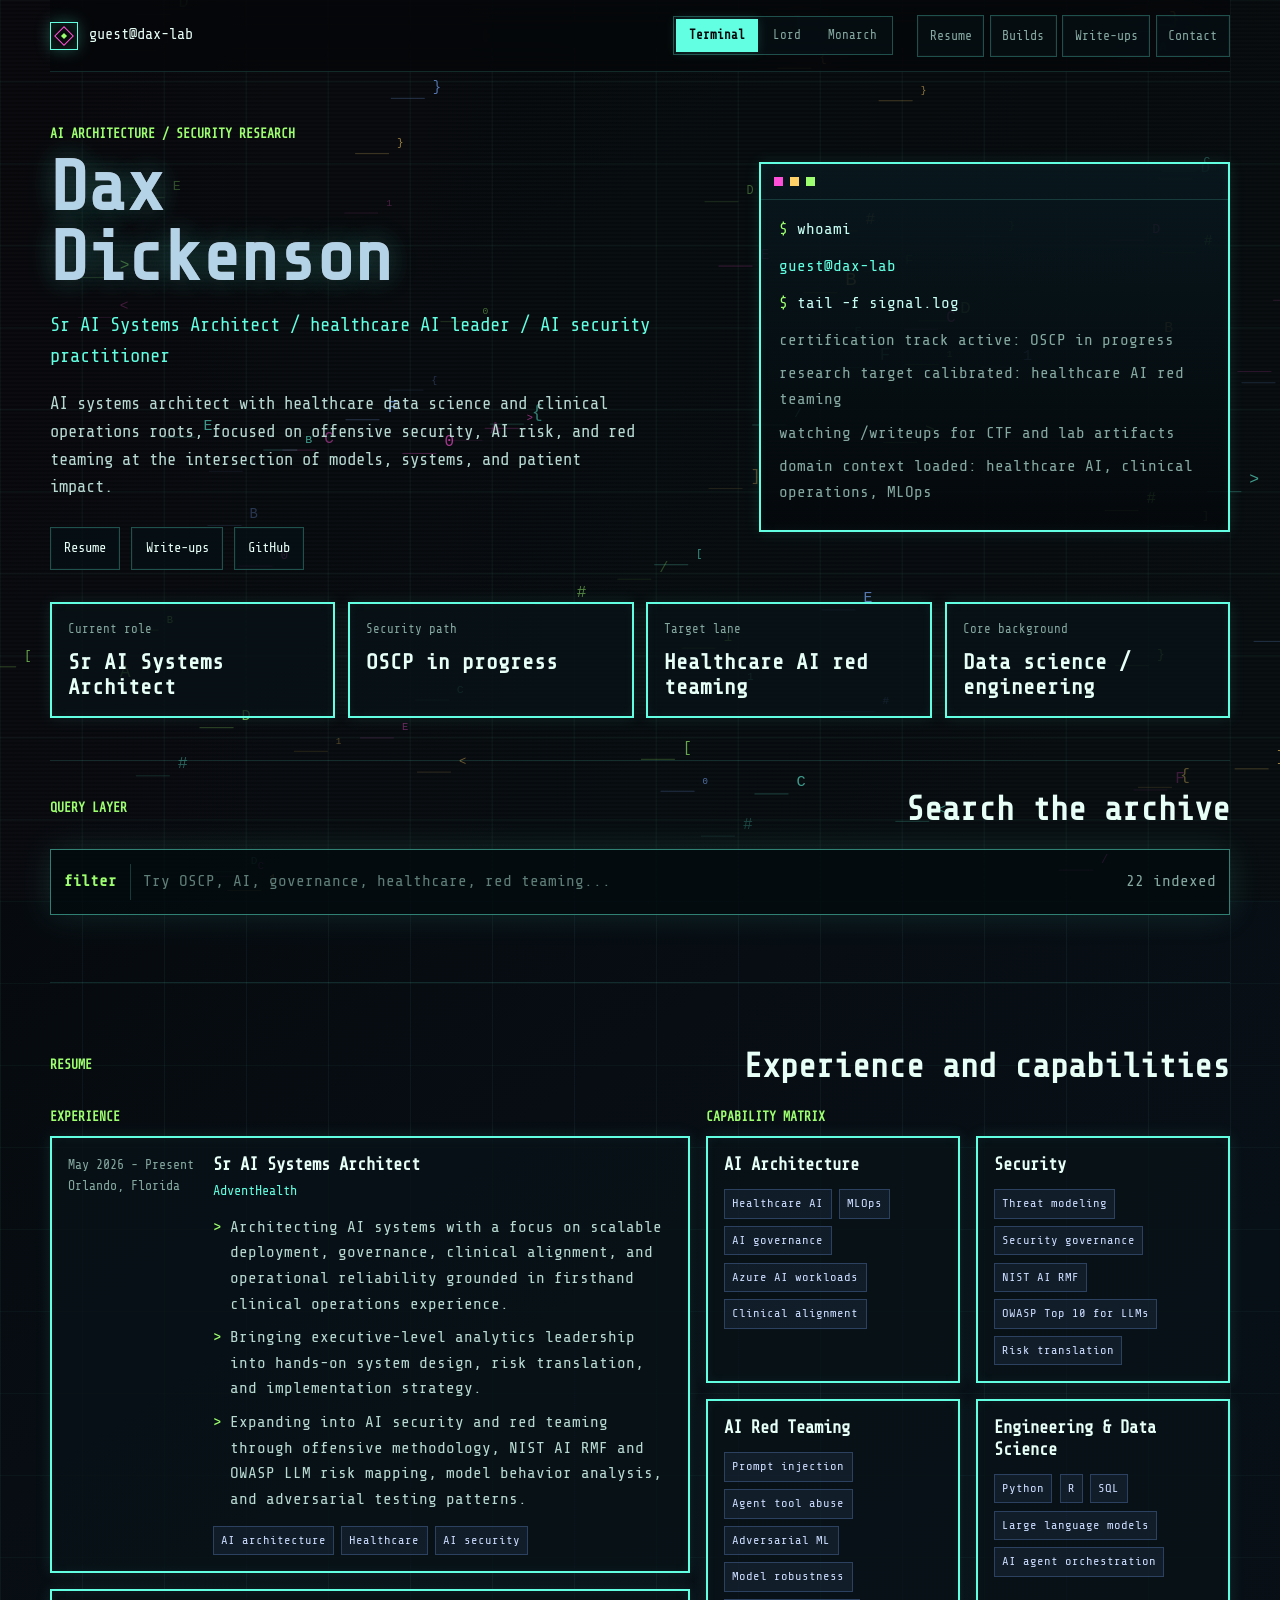
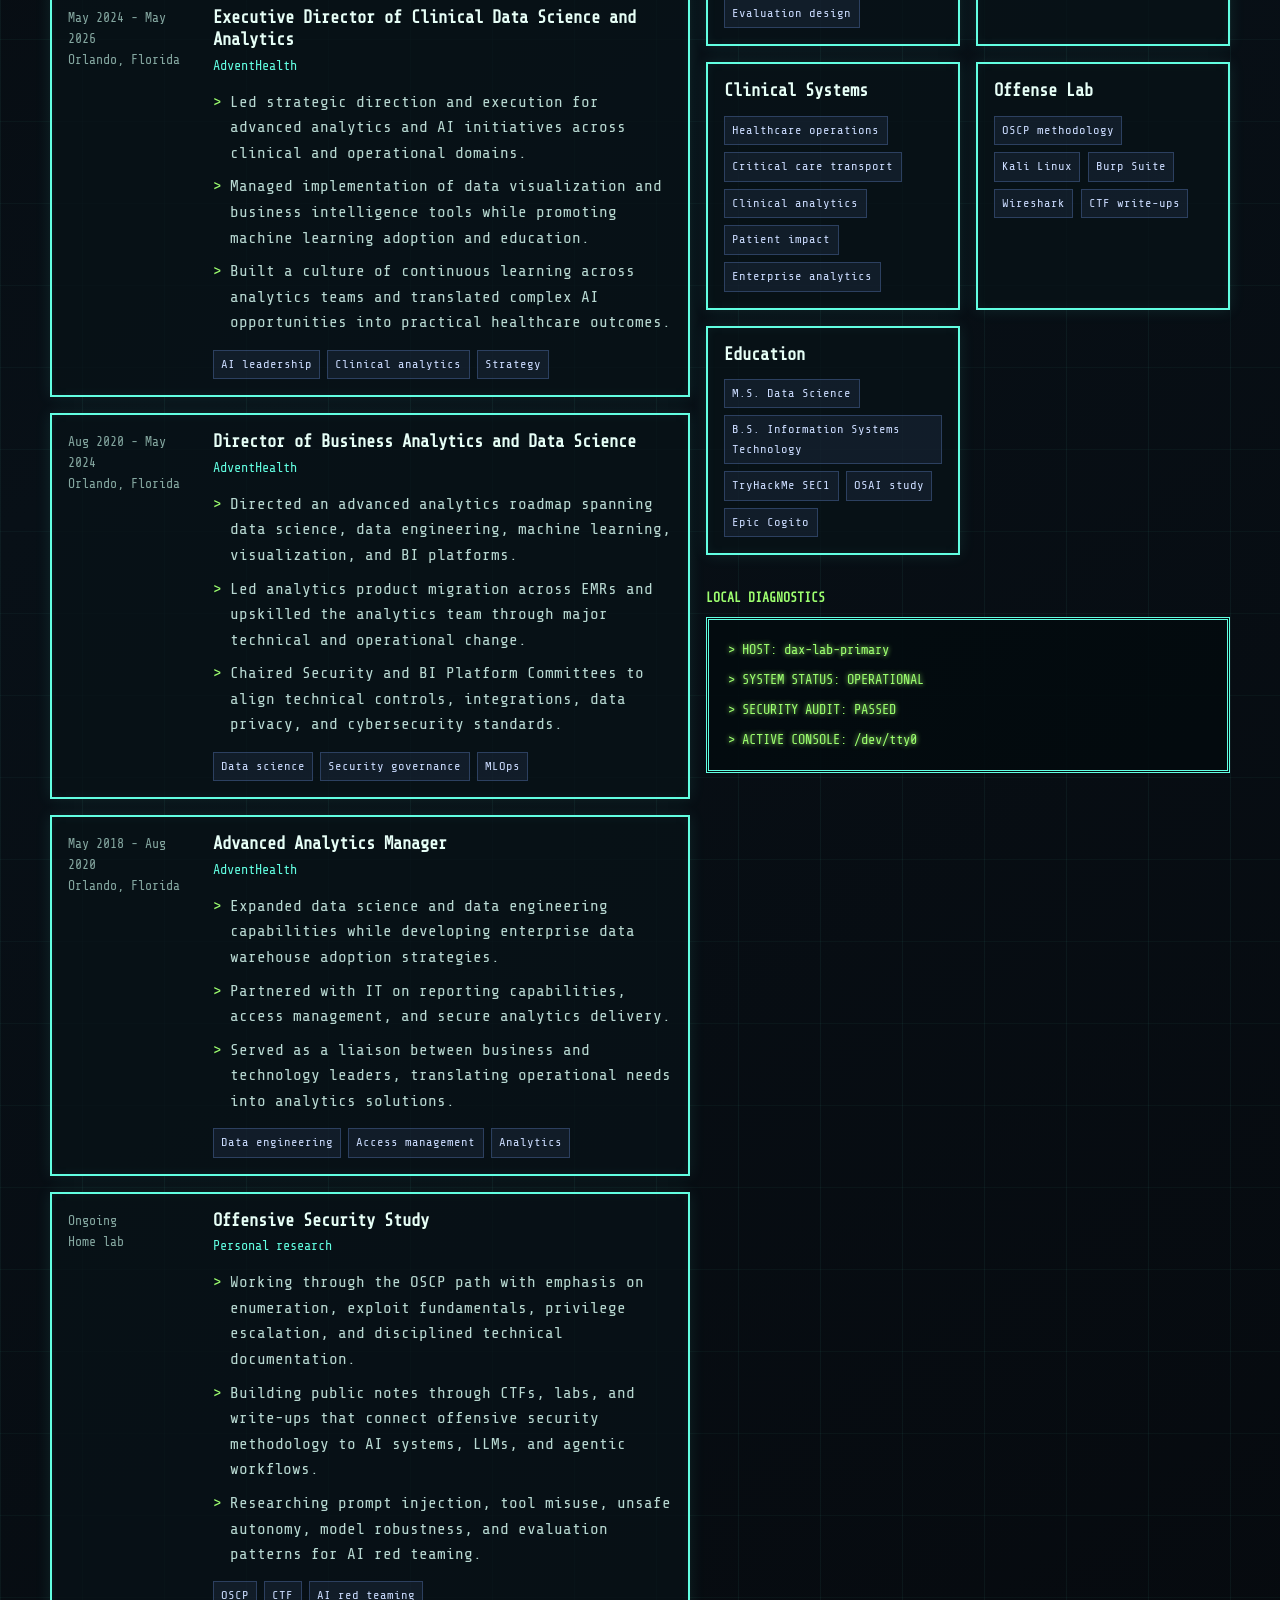
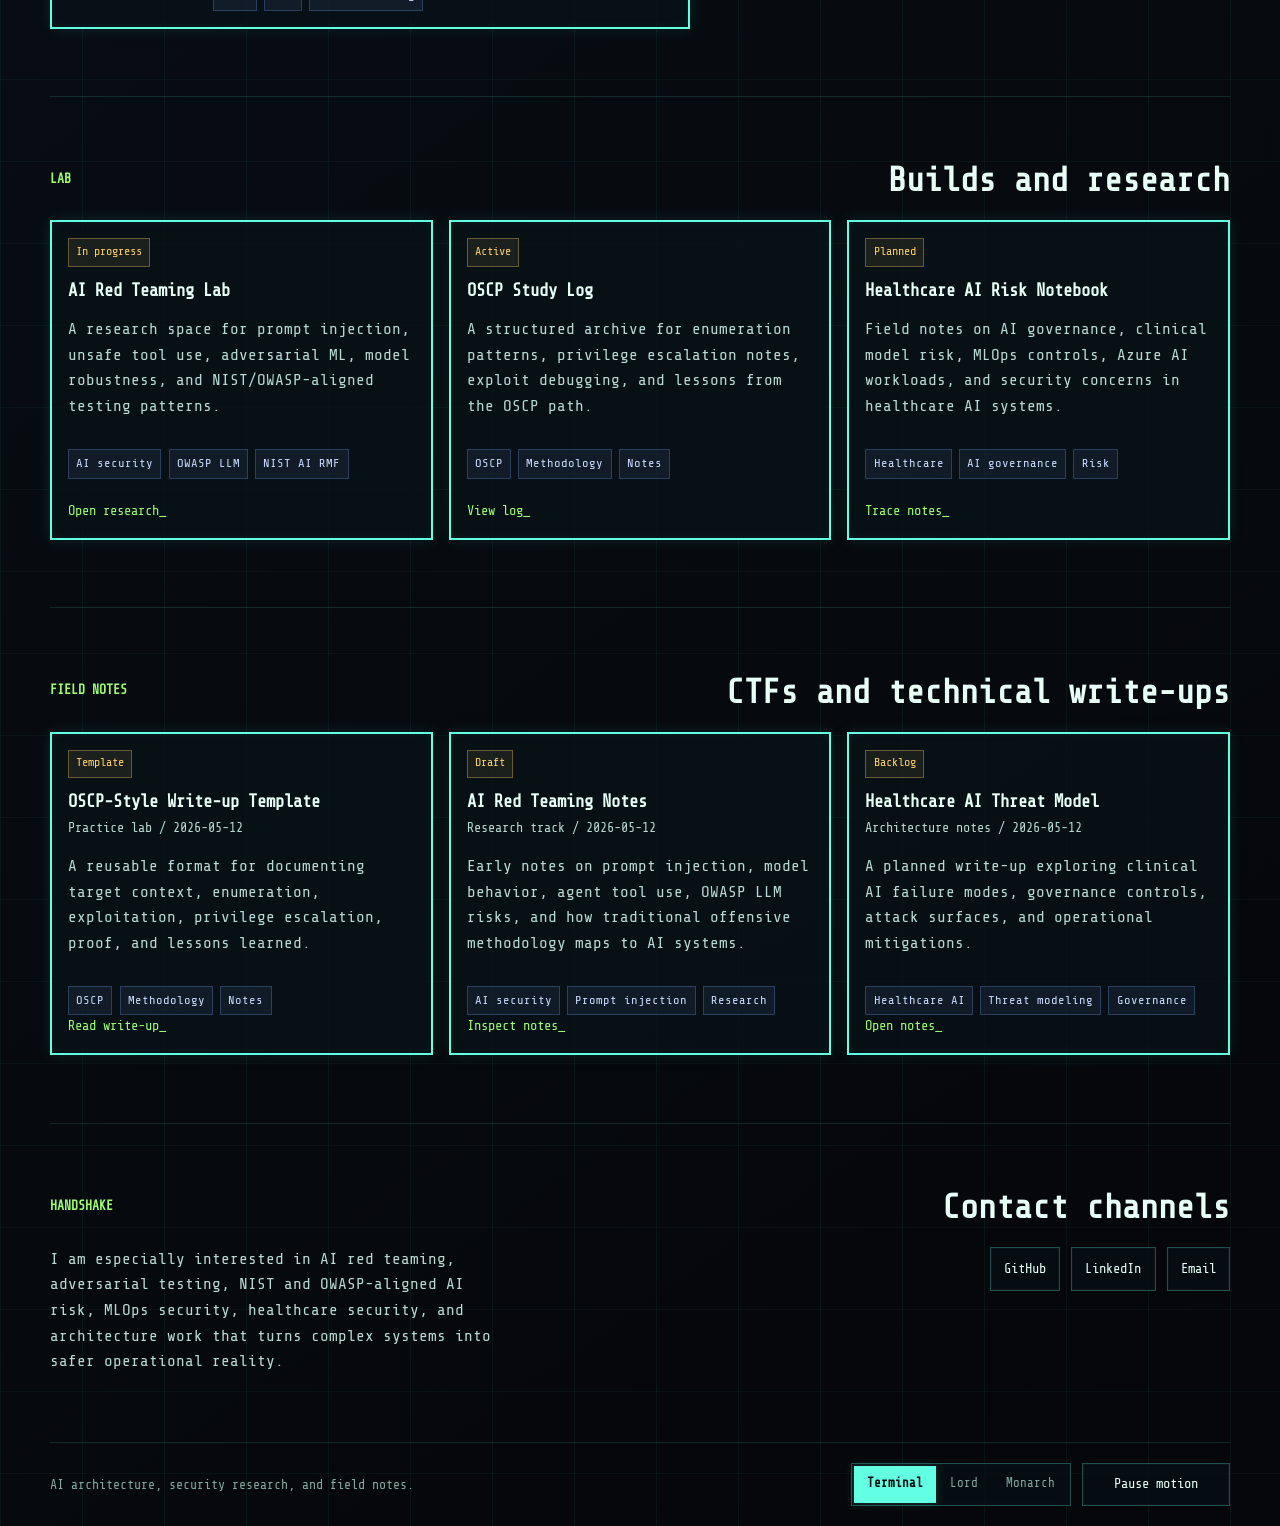
<file: index.html>
<!doctype html>
<html lang="en">
  <head>
    <meta charset="utf-8">
    <meta name="viewport" content="width=device-width, initial-scale=1">
    <meta
      name="description"
      content="A futuristic terminal-style portfolio for resume highlights, security builds, and CTF write-ups."
    >
    <meta name="theme-color" content="#050609">
    <title>Terminal Portfolio</title>
    <link rel="stylesheet" href="styles.css?v=1.6">
  </head>
  <body>
    <a class="skip-link" href="#main">Skip to content</a>
    <canvas id="signal-canvas" aria-hidden="true"></canvas>
    <div class="scanline" aria-hidden="true"></div>
    <div class="site-shell">
      <header class="topbar" aria-label="Primary">
        <a class="brand-mark" href="#home" aria-label="Home">
          <span class="brand-core" aria-hidden="true"></span>
          <span id="brand-name">operator</span>
        </a>
        <div class="topbar-controls">
          <!-- Segmented HUD Selector -->
          <div class="theme-selector-hud" role="group" aria-label="Aesthetic selector">
            <button class="hud-btn" type="button" id="theme-btn-terminal" data-theme="terminal" aria-label="Set Terminal theme">Terminal</button>
            <button class="hud-btn" type="button" id="theme-btn-lord" data-theme="lord" aria-label="Set Lord theme">Lord</button>
            <button class="hud-btn" type="button" id="theme-btn-monarch" data-theme="monarch" aria-label="Set Monarch theme">Monarch</button>
          </div>
          <nav class="nav-links" aria-label="Sections">
            <a href="#resume">Resume</a>
            <a href="#builds">Builds</a>
            <a href="#writeups">Write-ups</a>
            <a href="#contact">Contact</a>
          </nav>
        </div>
      </header>

      <main id="main">
        <section class="hero" id="home" aria-labelledby="hero-title">
          <div class="hero-grid">
            <div class="hero-copy">
              <p class="eyebrow" id="profile-kicker">Cyber portfolio</p>
              <h1 id="hero-title" class="glitch" data-text="Your Name">Your Name</h1>
              <p class="hero-role" id="profile-role">Security-focused builder</p>
              <p class="hero-summary" id="profile-summary">
                Resume highlights, security builds, and CTF field notes collected in one living terminal.
              </p>
              <div class="hero-actions" id="hero-actions" aria-label="Primary actions"></div>
            </div>

            <aside class="terminal-panel" aria-label="Live system status">
              <div class="terminal-chrome">
                <span></span>
                <span></span>
                <span></span>
              </div>
              <div class="terminal-output">
                <p><span class="prompt">$</span> whoami</p>
                <p id="terminal-whoami">security-builder</p>
                <p><span class="prompt">$</span> tail -f signal.log</p>
                <ul id="signal-log" aria-live="polite"></ul>
              </div>
            </aside>
          </div>

          <div class="signal-strip" id="signal-strip" aria-label="Profile signals"></div>
        </section>

        <section class="section-block command-section" aria-labelledby="command-title">
          <div class="section-heading">
            <p class="eyebrow">Query layer</p>
            <h2 id="command-title">Search the archive</h2>
          </div>
          <div class="command-bar" role="search">
            <label for="command-input">filter</label>
            <input
              id="command-input"
              type="search"
              autocomplete="off"
              placeholder="Try OSCP, AI, governance, healthcare, red teaming..."
            >
            <span id="query-count" aria-live="polite">0 indexed</span>
          </div>
        </section>

        <section class="section-block" id="resume" aria-labelledby="resume-title">
          <div class="section-heading">
            <p class="eyebrow">Resume</p>
            <h2 id="resume-title">Experience and capabilities</h2>
          </div>
          <div class="resume-layout">
            <div>
              <h3 class="subhead">Experience</h3>
              <div class="timeline" id="experience-list"></div>
            </div>
            <div>
              <h3 class="subhead">Capability matrix</h3>
              <div class="skill-grid" id="skill-grid"></div>

              <!-- Monarch Mode System Status Display -->
              <div class="monarch-stats-panel" aria-label="Monarch Hunter Stats">
                <h3 class="subhead">Hunter Status Panel</h3>
                <div class="stats-window">
                  <div class="stats-header">
                    <span class="stats-title">CLASS: AI RED TEAM OPERATOR</span>
                    <span class="stats-level">LV. 99</span>
                  </div>
                  <div class="stats-bar-group">
                    <div class="stat-row">
                      <span class="stat-label">OFFENSIVE STRENGTH</span>
                      <div class="stat-bar-container"><div class="stat-bar" style="width: 95%"></div></div>
                      <span class="stat-val">95/100</span>
                    </div>
                    <div class="stat-row">
                      <span class="stat-label">GOVERNANCE & RISK</span>
                      <div class="stat-bar-container"><div class="stat-bar" style="width: 88%"></div></div>
                      <span class="stat-val">88/100</span>
                    </div>
                    <div class="stat-row">
                      <span class="stat-label">HEALTHCARE SYSTEMS</span>
                      <div class="stat-bar-container"><div class="stat-bar" style="width: 92%"></div></div>
                      <span class="stat-val">92/100</span>
                    </div>
                    <div class="stat-row">
                      <span class="stat-label">ADVERSARIAL MANA</span>
                      <div class="stat-bar-container"><div class="stat-bar" style="width: 90%"></div></div>
                      <span class="stat-val">90/100</span>
                    </div>
                  </div>
                </div>
              </div>

              <!-- Lord Mode Dark Telemetry Display -->
              <div class="lord-telemetry-panel" aria-label="Imperial Directive Telemetry">
                <h3 class="subhead">Dark Force Telemetry</h3>
                <div class="telemetry-window">
                  <div class="telemetry-header">
                    <span class="telemetry-title">SECTOR: OFFENSIVE SYSTEMS</span>
                    <span class="telemetry-status">ACTIVE</span>
                  </div>
                  <div class="telemetry-grid">
                    <div class="telemetry-item">
                      <span class="tel-label">OBJECTIVE</span>
                      <span class="tel-value">AI SYSTEM DOMINANCE</span>
                    </div>
                    <div class="telemetry-item">
                      <span class="tel-label">RED TEAM CAPABILITY</span>
                      <span class="tel-value">MAXIMUM FORCE</span>
                    </div>
                    <div class="telemetry-item">
                      <span class="tel-label">THREAT LEVEL</span>
                      <span class="tel-value glow-red">CRITICAL</span>
                    </div>
                    <div class="telemetry-item">
                      <span class="tel-label">SYSTEM SYNC</span>
                      <span class="tel-value">98.4% STABLE</span>
                    </div>
                  </div>
                </div>
              </div>

              <!-- Terminal Mode Diagnostics -->
              <div class="terminal-diag-panel" aria-label="System Diagnostics">
                <h3 class="subhead">Local Diagnostics</h3>
                <div class="diag-window">
                  <div class="diag-line">> HOST: dax-lab-primary</div>
                  <div class="diag-line">> SYSTEM STATUS: OPERATIONAL</div>
                  <div class="diag-line">> SECURITY AUDIT: PASSED</div>
                  <div class="diag-line">> ACTIVE CONSOLE: /dev/tty0</div>
                </div>
              </div>
            </div>
          </div>
        </section>

        <section class="section-block" id="builds" aria-labelledby="builds-title">
          <div class="section-heading">
            <p class="eyebrow">Lab</p>
            <h2 id="builds-title">Builds and research</h2>
          </div>
          <div class="card-grid" id="project-grid"></div>
        </section>

        <section class="section-block" id="writeups" aria-labelledby="writeups-title">
          <div class="section-heading">
            <p class="eyebrow">Field notes</p>
            <h2 id="writeups-title">CTFs and technical write-ups</h2>
          </div>
          <div class="card-grid writeup-grid" id="writeup-grid"></div>
        </section>

        <section class="section-block" id="contact" aria-labelledby="contact-title">
          <div class="section-heading">
            <p class="eyebrow">Handshake</p>
            <h2 id="contact-title">Contact channels</h2>
          </div>
          <div class="contact-layout">
            <p id="contact-copy">
              Drop your preferred intro here, then wire in GitHub, LinkedIn, email, or any other signal you want public.
            </p>
            <div class="contact-links" id="contact-links"></div>
          </div>
        </section>
      </main>

      <footer class="site-footer">
        <span id="footer-line">Built for GitHub Pages.</span>
        <div class="footer-controls" aria-label="Display controls">
          <div class="theme-selector-hud footer-hud" role="group" aria-label="Aesthetic selector">
            <button class="hud-btn" type="button" id="footer-btn-terminal" data-theme="terminal">Terminal</button>
            <button class="hud-btn" type="button" id="footer-btn-lord" data-theme="lord">Lord</button>
            <button class="hud-btn" type="button" id="footer-btn-monarch" data-theme="monarch">Monarch</button>
          </div>
          <button class="ghost-control" type="button" id="motion-toggle" aria-pressed="false">Pause motion</button>
        </div>
      </footer>
    </div>

    <script src="content/site-data.js?v=1.6"></script>
    <script src="scripts/app.js?v=1.6"></script>
  </body>
</html>
</file>
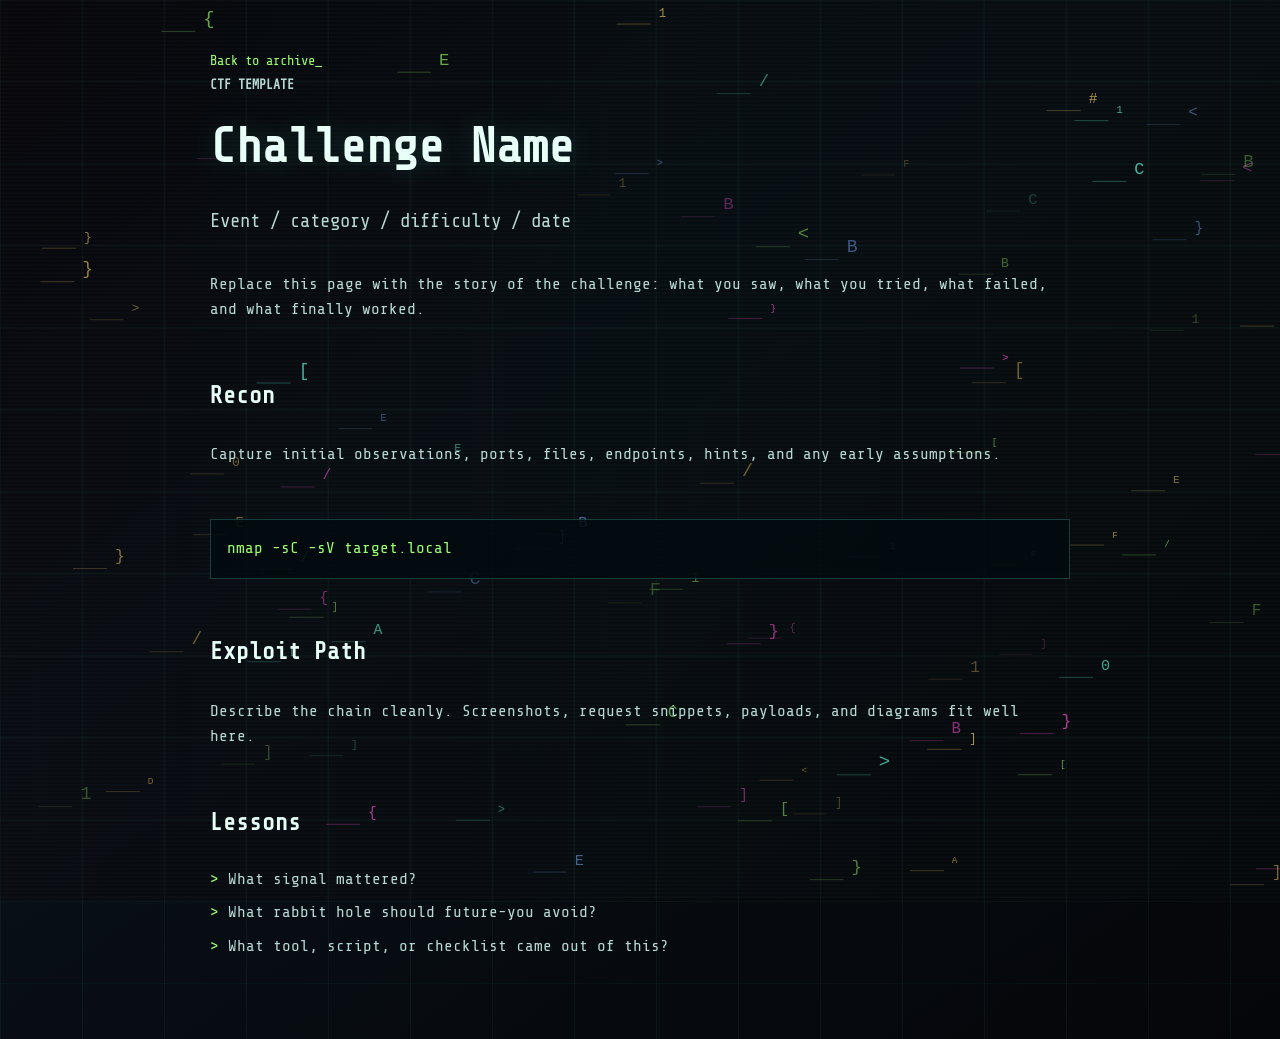
<file: writeups/ctf-template.html>
<!doctype html>
<html lang="en">
  <head>
    <meta charset="utf-8">
    <meta name="viewport" content="width=device-width, initial-scale=1">
    <meta name="theme-color" content="#050609">
    <title>CTF Write-up Template</title>
    <link rel="stylesheet" href="../styles.css?v=1.6">
    <style>
      .writeup-page {
        width: min(860px, calc(100% - 32px));
        margin: 0 auto;
        padding: 3rem 0 5rem;
      }

      .writeup-page article {
        display: grid;
        gap: 1.2rem;
      }

      .writeup-page h1 {
        max-width: none;
        font-size: 3rem;
      }

      .writeup-page h2 {
        margin-top: 1.6rem;
        font-size: 1.45rem;
      }

      .writeup-page p,
      .writeup-page li {
        color: #b8d9d2;
      }

      .writeup-page pre {
        overflow-x: auto;
        border: 1px solid var(--line);
        background: rgba(3, 11, 15, 0.88);
        padding: 1rem;
        color: var(--green);
      }

      .writeup-page code {
        font-family: var(--font-mono);
      }
    </style>
  </head>
  <body>
    <canvas id="signal-canvas" aria-hidden="true"></canvas>
    <div class="scanline" aria-hidden="true"></div>
    <main class="writeup-page">
      <a class="card-link" href="../index.html#writeups">Back to archive</a>
      <article>
        <p class="eyebrow">CTF template</p>
        <h1>Challenge Name</h1>
        <p class="hero-role">Event / category / difficulty / date</p>
        <p>
          Replace this page with the story of the challenge: what you saw, what you tried, what failed,
          and what finally worked.
        </p>

        <h2>Recon</h2>
        <p>Capture initial observations, ports, files, endpoints, hints, and any early assumptions.</p>
        <pre><code>nmap -sC -sV target.local</code></pre>

        <h2>Exploit Path</h2>
        <p>Describe the chain cleanly. Screenshots, request snippets, payloads, and diagrams fit well here.</p>

        <h2>Lessons</h2>
        <ul class="bullet-list">
          <li>What signal mattered?</li>
          <li>What rabbit hole should future-you avoid?</li>
          <li>What tool, script, or checklist came out of this?</li>
        </ul>
      </article>
    </main>
    <script src="../scripts/app.js?v=1.6"></script>
  </body>
</html>
</file>
<file: styles.css>
@import url('https://fonts.googleapis.com/css2?family=Cinzel+Decorative:wght@700&family=Cinzel:wght@500;800&family=Space+Grotesk:wght@400;700&family=Share+Tech+Mono&family=Oxanium:wght@500;700;800&family=Inter:wght@400;600;800&display=swap');

:root {
  color-scheme: dark;
  --bg: #050609;
  --bg-2: #071016;
  --panel: rgba(8, 19, 24, 0.78);
  --panel-strong: rgba(9, 28, 34, 0.94);
  --text: #e7fff7;
  --muted: #85a8a1;
  --cyan: #62ffe2;
  --green: #9dff6f;
  --pink: #ff4fd8;
  --amber: #ffd166;
  --blue: #7aa8ff;
  --line: rgba(98, 255, 226, 0.22);
  --line-strong: rgba(98, 255, 226, 0.48);
  --shadow: 0 0 34px rgba(98, 255, 226, 0.12);
  --page-background:
    linear-gradient(90deg, rgba(98, 255, 226, 0.05) 1px, transparent 1px),
    linear-gradient(0deg, rgba(98, 255, 226, 0.035) 1px, transparent 1px),
    linear-gradient(145deg, #050609 0%, #081017 38%, #050609 100%);
  --scanline-background:
    linear-gradient(180deg, rgba(255, 255, 255, 0.03) 50%, rgba(0, 0, 0, 0.08) 50%),
    linear-gradient(90deg, rgba(255, 79, 216, 0.04), rgba(98, 255, 226, 0.04), rgba(157, 255, 111, 0.025));
  --control-bg: rgba(6, 17, 22, 0.76);
  --control-border: rgba(98, 255, 226, 0.28);
  --grid-glow: rgba(98, 255, 226, 0.16);
  --canvas-wash: rgba(5, 6, 9, 0.52);
  --font-ui: "Share Tech Mono", "Cascadia Code", "SFMono-Regular", monospace;
  --font-mono: "Share Tech Mono", "Cascadia Code", "SFMono-Regular", monospace;
}

* {
  box-sizing: border-box;
  letter-spacing: 0;
}

html {
  scroll-behavior: smooth;
}

body {
  min-width: 320px;
  margin: 0;
  background: var(--page-background);
  background-size: 82px 82px, 82px 82px, auto;
  color: var(--text);
  font-family: var(--font-ui);
  font-size: 16px;
  line-height: 1.6;
  overflow-x: hidden;
}


body.theme-lord {
  --bg: #030102;
  --bg-2: #0d0203;
  --panel: rgba(13, 2, 3, 0.88);
  --panel-strong: rgba(22, 3, 4, 0.95);
  --text: #fff2eb;
  --muted: #cca196;
  --cyan: #ff1e1e;
  --green: #ffaa00;
  --pink: #ff0044;
  --amber: #ff6200;
  --blue: #ff3c3c;
  --line: rgba(255, 30, 30, 0.35);
  --line-strong: rgba(255, 30, 30, 0.7);
  --shadow: 0 0 38px rgba(255, 0, 68, 0.22);
  --page-background:
    radial-gradient(circle, transparent 40%, rgba(255, 30, 30, 0.035) 40%, rgba(255, 30, 30, 0.035) 40.5%, transparent 40.5%),
    radial-gradient(circle, transparent 70%, rgba(255, 30, 30, 0.02) 70%, rgba(255, 30, 30, 0.02) 70.5%, transparent 70.5%),
    linear-gradient(90deg, rgba(255, 30, 30, 0.04) 1px, transparent 1px),
    linear-gradient(0deg, rgba(255, 30, 30, 0.04) 1px, transparent 1px),
    linear-gradient(145deg, #030102 0%, #120203 44%, #010000 100%);
  --scanline-background:
    linear-gradient(180deg, rgba(255, 255, 255, 0.03) 50%, rgba(0, 0, 0, 0.14) 50%),
    linear-gradient(90deg, rgba(255, 0, 68, 0.09), rgba(255, 30, 30, 0.06), rgba(255, 170, 0, 0.04));
  --control-bg: rgba(18, 2, 3, 0.85);
  --control-border: rgba(255, 30, 30, 0.45);
  --grid-glow: rgba(255, 0, 68, 0.24);
  --canvas-wash: rgba(3, 1, 2, 0.58);
  --font-ui: "Space Grotesk", "Segoe UI", sans-serif;
  --font-mono: "Space Grotesk", "Cascadia Code", monospace;
  background-size: 500px 500px, 1000px 1000px, 82px 82px, 82px 82px, auto !important;
}

body.theme-lord h1,
body.theme-lord h2,
body.theme-lord h3,
body.theme-lord h4,
body.theme-lord .brand-mark,
body.theme-lord .eyebrow,
body.theme-lord .subhead {
  font-family: "Cinzel Decorative", "Cinzel", serif;
  font-weight: 800;
  letter-spacing: 0.06em;
  text-transform: uppercase;
}

body.theme-lord h1 {
  font-size: 3.4rem !important;
  max-width: 15ch !important;
  text-shadow: 0 0 20px rgba(255, 30, 30, 0.4);
}

body.theme-lord .topbar {
  background: rgba(7, 3, 4, 0.82);
  border-bottom-color: rgba(255, 30, 30, 0.35);
}

body.theme-lord .terminal-panel,
body.theme-lord .signal-card,
body.theme-lord .experience-card,
body.theme-lord .skill-card,
body.theme-lord .project-card,
body.theme-lord .writeup-card {
  background: linear-gradient(180deg, rgba(26, 4, 6, 0.9), rgba(8, 2, 3, 0.95));
  border: 1px solid rgba(255, 30, 30, 0.42);
  box-shadow: 0 0 25px rgba(255, 0, 68, 0.16), inset 0 0 30px rgba(255, 30, 30, 0.06);
}

body.theme-lord .terminal-panel::after,
body.theme-lord .signal-card::after,
body.theme-lord .experience-card::after,
body.theme-lord .skill-card::after,
body.theme-lord .project-card::after,
body.theme-lord .writeup-card::after {
  content: "";
  position: absolute;
  inset: 8px;
  pointer-events: none;
  border: 1px solid rgba(255, 30, 30, 0.38);
  clip-path: polygon(0 0, 18px 0, 18px 1px, 1px 1px, 1px 18px, 0 18px, 0 0, 100% 0, 100% 18px, calc(100% - 1px) 18px, calc(100% - 1px) 1px, calc(100% - 18px) 1px, calc(100% - 18px) 0, 100% 0, 100% 100%, calc(100% - 18px) 100%, calc(100% - 18px) calc(100% - 1px), calc(100% - 1px) calc(100% - 1px), calc(100% - 1px) calc(100% - 18px), 100% calc(100% - 18px), 100% 100%, 0 100%, 0 calc(100% - 18px), 1px calc(100% - 18px), 1px calc(100% - 1px), 18px calc(100% - 1px), 18px 100%, 0 100%);
}

body.theme-lord .terminal-panel {
  box-shadow: 0 0 45px rgba(255, 0, 68, 0.26), inset 0 0 80px rgba(255, 30, 30, 0.08);
}

body.theme-lord .command-bar {
  background: rgba(14, 2, 3, 0.9);
  border-color: rgba(255, 30, 30, 0.5);
}

body.theme-lord .skill-card li,
body.theme-lord .tag-list li {
  border-color: rgba(255, 60, 60, 0.45);
  background: rgba(255, 30, 30, 0.12);
  color: #ffd8d2;
}

body.theme-lord .status-pill {
  border-color: rgba(255, 170, 0, 0.5);
  background: rgba(255, 170, 0, 0.15);
  color: var(--amber);
}

body.theme-lord .status-pill::before {
  content: "[ LOCK ] ";
  font-size: 0.65rem;
  font-weight: 800;
}

body.theme-lord::before,
body.theme-monarch::before {
  content: "";
  pointer-events: none;
  position: fixed;
  inset: 0;
  z-index: -2;
}

body.theme-lord::before {
  background:
    linear-gradient(135deg, transparent 0 47%, rgba(255, 30, 30, 0.12) 47% 48%, transparent 48%),
    linear-gradient(45deg, transparent 0 54%, rgba(255, 170, 0, 0.09) 54% 55%, transparent 55%);
  background-size: 220px 220px, 260px 260px;
  opacity: 0.65;
}

body.theme-lord .brand-core,
body.theme-lord .terminal-panel,
body.theme-lord .signal-card,
body.theme-lord .experience-card,
body.theme-lord .skill-card,
body.theme-lord .project-card,
body.theme-lord .writeup-card,
body.theme-lord .command-bar,
body.theme-lord .ghost-control,
body.theme-lord .nav-links a,
body.theme-lord .hero-actions a,
body.theme-lord .contact-links a {
  border-radius: 0;
  clip-path: polygon(0 0, calc(100% - 15px) 0, 100% 15px, 100% 100%, 15px 100%, 0 calc(100% - 15px));
}

body.theme-lord .terminal-output::before {
  content: "HUNTER-KILL VECTOR ACTIVE // THREAT DETECTED";
  display: block;
  margin-bottom: 0.9rem;
  color: var(--amber);
  font-family: var(--font-mono);
  font-size: 0.76rem;
  font-weight: 800;
  letter-spacing: 0.05em;
  text-shadow: 0 0 8px rgba(255, 98, 0, 0.5);
}

body.theme-monarch {
  --bg: #03040c;
  --bg-2: #070a22;
  --panel: rgba(10, 15, 42, 0.85);
  --panel-strong: rgba(15, 20, 56, 0.96);
  --text: #f0f4ff;
  --muted: #96a5d6;
  --cyan: #52cfff;
  --green: #aa77ff;
  --pink: #6f4eff;
  --amber: #cbeeff;
  --blue: #2d6eff;
  --line: rgba(82, 207, 255, 0.35);
  --line-strong: rgba(170, 119, 255, 0.7);
  --shadow: 0 0 45px rgba(111, 78, 255, 0.25);
  --page-background:
    linear-gradient(90deg, rgba(82, 207, 255, 0.05) 1px, transparent 1px),
    linear-gradient(0deg, rgba(170, 119, 255, 0.04) 1px, transparent 1px),
    linear-gradient(145deg, #03040c 0%, #070d2b 42%, #03040c 100%);
  --scanline-background:
    linear-gradient(180deg, rgba(255, 255, 255, 0.025) 50%, rgba(0, 0, 0, 0.1) 50%),
    linear-gradient(90deg, rgba(82, 207, 255, 0.06), rgba(111, 78, 255, 0.08), rgba(203, 238, 238, 0.025));
  --control-bg: rgba(6, 10, 32, 0.86);
  --control-border: rgba(170, 119, 255, 0.5);
  --grid-glow: rgba(82, 207, 255, 0.2);
  --canvas-wash: rgba(3, 4, 12, 0.6);
  --font-ui: "Space Grotesk", "Segoe UI", sans-serif;
  --font-mono: "Oxanium", "Space Grotesk", sans-serif;
}

body.theme-monarch h1,
body.theme-monarch h2,
body.theme-monarch h3,
body.theme-monarch h4,
body.theme-monarch .brand-mark,
body.theme-monarch .eyebrow,
body.theme-monarch .subhead,
body.theme-monarch .prompt {
  font-family: "Oxanium", sans-serif;
  font-weight: 800;
  letter-spacing: 0.06em;
  text-transform: uppercase;
}

body.theme-monarch h1 {
  font-size: 3.4rem !important;
  max-width: 15ch !important;
  text-shadow: 0 0 20px rgba(82, 207, 255, 0.4);
}

body.theme-monarch::before {
  background:
    linear-gradient(180deg, rgba(82, 207, 255, 0.15) 0 2px, transparent 2px 100%),
    linear-gradient(90deg, transparent 0 22%, rgba(82, 207, 255, 0.09) 22% 22.4%, transparent 22.4% 61%, rgba(170, 119, 255, 0.07) 61% 61.25%, transparent 61.25%),
    radial-gradient(ellipse at 50% 18%, rgba(82, 207, 255, 0.15), transparent 42%);
  background-size: 100% 88px, 100% 100%, 100% 100%;
  opacity: 0.9;
}

body.theme-monarch .topbar {
  background:
    linear-gradient(90deg, rgba(82, 207, 255, 0.2), rgba(6, 10, 32, 0.88) 22%, rgba(6, 10, 32, 0.88) 78%, rgba(170, 119, 255, 0.16)),
    rgba(3, 4, 12, 0.86);
  border-top: 2px solid rgba(130, 222, 255, 0.9);
  border-bottom-color: rgba(82, 207, 255, 0.5);
  box-shadow: 0 0 35px rgba(82, 207, 255, 0.2);
}

body.theme-monarch .terminal-panel,
body.theme-monarch .signal-card,
body.theme-monarch .experience-card,
body.theme-monarch .skill-card,
body.theme-monarch .project-card,
body.theme-monarch .writeup-card,
body.theme-monarch .command-bar {
  border-color: rgba(130, 222, 255, 0.7);
  border-image: linear-gradient(180deg, rgba(130, 222, 255, 0.95), rgba(70, 110, 255, 0.6), rgba(170, 119, 255, 0.75)) 1;
  background:
    linear-gradient(180deg, rgba(14, 23, 56, 0.92), rgba(4, 6, 18, 0.9)),
    linear-gradient(90deg, rgba(82, 207, 255, 0.12), transparent 24%, transparent 76%, rgba(170, 119, 255, 0.1));
  box-shadow: 0 0 32px rgba(111, 78, 255, 0.16), inset 0 0 50px rgba(82, 207, 255, 0.08);
  animation: energy-crackle 4s infinite steps(1);
}

body.theme-monarch .terminal-panel::after,
body.theme-monarch .signal-card::after,
body.theme-monarch .experience-card::after,
body.theme-monarch .skill-card::after,
body.theme-monarch .project-card::after,
body.theme-monarch .writeup-card::after {
  content: "";
  position: absolute;
  inset: 8px;
  pointer-events: none;
  border: 1px solid rgba(203, 238, 255, 0.15);
  clip-path: polygon(0 0, 34px 0, 34px 1px, 1px 1px, 1px 34px, 0 34px, 0 0, 100% 0, 100% 34px, calc(100% - 1px) 34px, calc(100% - 1px) 1px, calc(100% - 34px) 1px, calc(100% - 34px) 0, 100% 0, 100% 100%, calc(100% - 34px) 100%, calc(100% - 34px) calc(100% - 1px), calc(100% - 1px) calc(100% - 1px), calc(100% - 1px) calc(100% - 34px), 100% calc(100% - 34px), 100% 100%, 0 100%, 0 calc(100% - 34px), 1px calc(100% - 34px), 1px calc(100% - 1px), 34px calc(100% - 1px), 34px 100%, 0 100%);
}

body.theme-monarch .terminal-panel::before,
body.theme-monarch .signal-card::before,
body.theme-monarch .experience-card::before,
body.theme-monarch .skill-card::before,
body.theme-monarch .project-card::before,
body.theme-monarch .writeup-card::before {
  inset: 0 0 auto;
  height: 8px;
  background: linear-gradient(90deg, rgba(130, 222, 255, 0.95), rgba(70, 110, 255, 0.65), rgba(170, 119, 255, 0.8));
  opacity: 0.95;
  transform: none;
  animation: none;
}

body.theme-monarch .terminal-chrome {
  min-height: 42px;
  background: linear-gradient(90deg, rgba(130, 222, 255, 0.9), rgba(70, 110, 255, 0.4), rgba(8, 12, 34, 0.8));
  border-bottom-color: rgba(130, 222, 255, 0.75);
}

body.theme-monarch .terminal-chrome span {
  width: 28px;
  height: 3px;
  background: rgba(240, 248, 255, 0.9);
  box-shadow: 0 0 15px rgba(130, 222, 255, 0.85);
}

body.theme-monarch .terminal-output::before {
  content: "SYSTEM WINDOW // SHADOW GATE ESTABLISHED // LEVEL: 99";
  display: block;
  margin-bottom: 0.9rem;
  color: var(--amber);
  font-family: var(--font-mono);
  font-size: 0.76rem;
  font-weight: 800;
  letter-spacing: 0.05em;
  text-shadow: 0 0 10px rgba(82, 207, 255, 0.7);
}

body.theme-monarch .glitch {
  text-shadow: 0 0 18px rgba(82, 207, 255, 0.42), 0 0 36px rgba(170, 119, 255, 0.28);
}

body.theme-monarch .status-pill,
body.theme-monarch .skill-card li,
body.theme-monarch .tag-list li {
  border-color: rgba(170, 119, 255, 0.5);
  background: rgba(170, 119, 255, 0.15);
  color: #e5e0ff;
}
body.motion-paused *,
body.motion-paused *::before,
body.motion-paused *::after {
  animation-play-state: paused !important;
  transition-duration: 0.01ms !important;
}

a {
  color: inherit;
  text-decoration: none;
}

button,
input {
  font: inherit;
}

button {
  cursor: pointer;
}

::selection {
  background: rgba(255, 79, 216, 0.45);
  color: var(--text);
}

.skip-link {
  position: fixed;
  left: 1rem;
  top: 1rem;
  z-index: 30;
  padding: 0.6rem 0.8rem;
  background: var(--text);
  color: var(--bg);
  transform: translateY(-160%);
}

.skip-link:focus {
  transform: translateY(0);
}

#signal-canvas {
  position: fixed;
  inset: 0;
  z-index: -3;
  width: 100%;
  height: 100%;
}

.scanline {
  pointer-events: none;
  position: fixed;
  inset: 0;
  z-index: -1;
  background:
    var(--scanline-background);
  background-size: 100% 4px, 100% 100%;
  mix-blend-mode: screen;
  opacity: 0.38;
}

.site-shell {
  width: min(1180px, calc(100% - 32px));
  margin: 0 auto;
}

.topbar {
  position: sticky;
  top: 0;
  z-index: 20;
  display: flex;
  align-items: center;
  justify-content: space-between;
  gap: 1rem;
  min-height: 72px;
  padding: 0.85rem 0;
  background: rgba(5, 6, 9, 0.72);
  border-bottom: 1px solid rgba(98, 255, 226, 0.15);
  backdrop-filter: blur(18px);
}

.brand-mark {
  display: inline-flex;
  align-items: center;
  gap: 0.7rem;
  min-width: 0;
  color: var(--text);
  font-family: var(--font-mono);
  font-size: 0.95rem;
  text-transform: lowercase;
}

.brand-core {
  position: relative;
  width: 28px;
  height: 28px;
  border: 1px solid var(--cyan);
  box-shadow: 0 0 16px rgba(98, 255, 226, 0.28), inset 0 0 14px rgba(98, 255, 226, 0.14);
}

.brand-core::before,
.brand-core::after {
  content: "";
  position: absolute;
  inset: 6px;
  border: 1px solid var(--pink);
  transform: rotate(45deg);
}

.brand-core::after {
  inset: 11px;
  border-color: var(--green);
  background: var(--green);
  box-shadow: 0 0 18px rgba(157, 255, 111, 0.55);
}

.topbar-controls {
  display: flex;
  align-items: center;
  gap: 1.5rem;
}

.theme-selector-hud {
  display: inline-flex;
  border: 1px solid var(--control-border);
  background: var(--control-bg);
  padding: 2px;
  gap: 2px;
  box-shadow: inset 0 0 8px rgba(255, 255, 255, 0.015);
  transition: all 180ms ease;
}

.hud-btn {
  border: 0;
  background: transparent;
  color: var(--muted);
  font-family: var(--font-mono);
  font-size: 0.78rem;
  padding: 0.4rem 0.8rem;
  transition: all 180ms ease;
  cursor: pointer;
  white-space: nowrap;
}

.hud-btn:hover {
  color: var(--text);
  background: rgba(255, 255, 255, 0.05);
}

.hud-btn.active {
  color: var(--bg);
  background: var(--cyan);
  font-weight: 700;
  box-shadow: 0 0 12px var(--grid-glow);
}

/* Theme specific overrides for HUD */
body.theme-lord .theme-selector-hud {
  border-radius: 0;
  clip-path: polygon(0 0, calc(100% - 6px) 0, 100% 6px, 100% 100%, 6px 100%, 0 calc(100% - 6px));
}

body.theme-lord .hud-btn {
  font-family: "Cinzel", "Georgia", serif;
  text-transform: uppercase;
  font-size: 0.72rem;
  letter-spacing: 0.05em;
}

body.theme-lord .hud-btn.active {
  background: var(--cyan);
  color: #fff;
  box-shadow: 0 0 15px rgba(255, 0, 40, 0.4);
}

body.theme-monarch .theme-selector-hud {
  border: 1px solid rgba(170, 119, 255, 0.45);
  box-shadow: 0 0 12px rgba(111, 78, 255, 0.15);
}

body.theme-monarch .hud-btn {
  font-family: "Oxanium", sans-serif;
  font-size: 0.74rem;
}

body.theme-monarch .hud-btn.active {
  background: linear-gradient(135deg, var(--cyan), var(--green));
  color: var(--bg);
  box-shadow: 0 0 15px rgba(82, 207, 255, 0.4);
}

/* Stats Panel & Telemetry & Diag Styling */
.monarch-stats-panel,
.lord-telemetry-panel,
.terminal-diag-panel {
  display: none;
  margin-top: 2rem;
  font-family: var(--font-mono);
}

body.theme-monarch .monarch-stats-panel {
  display: block;
  animation: line-in 500ms ease both;
}

body.theme-lord .lord-telemetry-panel {
  display: block;
  animation: line-in 500ms ease both;
}

body:not(.theme-lord):not(.theme-monarch) .terminal-diag-panel {
  display: block;
  animation: line-in 500ms ease both;
}

.stats-window {
  border: 1px solid var(--control-border);
  background: linear-gradient(135deg, rgba(10, 15, 42, 0.85), rgba(4, 6, 18, 0.9));
  padding: 1.2rem;
  box-shadow: 0 0 25px rgba(111, 78, 255, 0.2);
  position: relative;
}

.stats-window::after {
  content: "";
  position: absolute;
  inset: 5px;
  pointer-events: none;
  border: 1px solid rgba(203, 238, 255, 0.15);
  clip-path: polygon(0 0, 20px 0, 20px 1px, 1px 1px, 1px 20px, 0 20px, 0 0, 100% 0, 100% 20px, calc(100% - 1px) 20px, calc(100% - 1px) 1px, calc(100% - 20px) 1px, calc(100% - 20px) 0, 100% 0, 100% 100%, calc(100% - 20px) 100%, calc(100% - 20px) calc(100% - 1px), calc(100% - 1px) calc(100% - 1px), calc(100% - 1px) calc(100% - 20px), 100% calc(100% - 20px), 100% 100%, 0 100%, 0 calc(100% - 20px), 1px calc(100% - 20px), 1px calc(100% - 1px), 20px calc(100% - 1px), 20px 100%, 0 100%);
}

.stats-header {
  display: flex;
  justify-content: space-between;
  align-items: center;
  border-bottom: 2px solid var(--line-strong);
  padding-bottom: 0.6rem;
  margin-bottom: 1rem;
}

.stats-title {
  font-weight: 800;
  color: var(--cyan);
  font-size: 0.85rem;
}

.stats-level {
  font-weight: 800;
  color: var(--green);
  font-size: 1.2rem;
  text-shadow: 0 0 10px rgba(170, 119, 255, 0.6);
}

.stats-bar-group {
  display: grid;
  gap: 0.85rem;
}

.stat-row {
  display: grid;
  grid-template-columns: 125px 1fr 60px;
  align-items: center;
  gap: 1rem;
  font-size: 0.8rem;
}

.stat-label {
  color: var(--muted);
  font-weight: bold;
}

.stat-bar-container {
  height: 8px;
  background: rgba(255, 255, 255, 0.08);
  border: 1px solid rgba(170, 119, 255, 0.3);
  overflow: hidden;
}

.stat-bar {
  height: 100%;
  background: linear-gradient(90deg, var(--blue), var(--green));
  box-shadow: 0 0 8px var(--green);
}

.stat-val {
  color: var(--text);
  text-align: right;
  font-weight: bold;
}

.telemetry-window {
  border: 1px solid var(--cyan);
  background: linear-gradient(180deg, rgba(26, 4, 6, 0.9), rgba(8, 2, 3, 0.95));
  padding: 1.2rem;
  box-shadow: 0 0 25px rgba(255, 0, 68, 0.18);
  clip-path: polygon(0 0, calc(100% - 15px) 0, 100% 15px, 100% 100%, 15px 100%, 0 calc(100% - 15px));
}

.telemetry-header {
  display: flex;
  justify-content: space-between;
  align-items: center;
  border-bottom: 2px solid var(--line-strong);
  padding-bottom: 0.6rem;
  margin-bottom: 1rem;
}

.telemetry-title {
  font-weight: 800;
  color: var(--cyan);
  font-size: 0.85rem;
  letter-spacing: 0.05em;
}

.telemetry-status {
  font-weight: 800;
  color: var(--green);
  font-size: 0.95rem;
  text-shadow: 0 0 10px rgba(255, 170, 0, 0.6);
}

.telemetry-grid {
  display: grid;
  grid-template-columns: repeat(2, minmax(0, 1fr));
  gap: 1rem;
}

.telemetry-item {
  display: flex;
  flex-direction: column;
  gap: 0.25rem;
}

.tel-label {
  color: var(--muted);
  font-size: 0.72rem;
  font-weight: bold;
  letter-spacing: 0.05em;
  text-transform: uppercase;
}

.tel-value {
  color: var(--text);
  font-size: 0.88rem;
  font-weight: bold;
}

.tel-value.glow-red {
  color: var(--cyan);
  text-shadow: 0 0 8px var(--cyan);
}

.diag-window {
  border: 3px double var(--cyan);
  background: rgba(3, 11, 15, 0.85);
  padding: 1.2rem;
  display: flex;
  flex-direction: column;
  gap: 0.5rem;
  font-size: 0.85rem;
}

.diag-line {
  color: var(--green);
  text-shadow: 0 0 5px var(--green);
}

/* Custom card overrides for true Terminal retro look */
body:not(.theme-lord):not(.theme-monarch) .experience-card,
body:not(.theme-lord):not(.theme-monarch) .skill-card,
body:not(.theme-lord):not(.theme-monarch) .project-card,
body:not(.theme-lord):not(.theme-monarch) .writeup-card,
body:not(.theme-lord):not(.theme-monarch) .terminal-panel,
body:not(.theme-lord):not(.theme-monarch) .signal-card {
  border: 2px solid var(--cyan);
  border-radius: 0;
  box-shadow: 0 0 15px rgba(98, 255, 226, 0.1), inset 0 0 10px rgba(98, 255, 226, 0.05);
}

@media (max-width: 980px) {
  .topbar-controls {
    gap: 0.8rem;
  }
}

@media (max-width: 720px) {
  .topbar-controls {
    flex-direction: column;
    align-items: flex-start;
    width: 100%;
    gap: 0.8rem;
    margin-top: 0.6rem;
  }
  .theme-selector-hud {
    width: 100%;
    display: grid;
    grid-template-columns: repeat(3, 1fr);
    text-align: center;
  }
  .stat-row {
    grid-template-columns: 1fr;
    gap: 0.3rem;
  }
  .stat-val {
    text-align: left;
  }
  .telemetry-grid {
    grid-template-columns: 1fr;
  }
}

.nav-links {
  display: flex;
  flex-wrap: wrap;
  justify-content: flex-end;
  gap: 0.35rem;
}

.nav-links a,
.hero-actions a,
.contact-links a,
.ghost-control {
  min-height: 42px;
  border: 1px solid var(--control-border);
  background: var(--control-bg);
  color: var(--text);
  box-shadow: inset 0 0 0 1px rgba(255, 255, 255, 0.025);
  transition: border-color 180ms ease, box-shadow 180ms ease, color 180ms ease, transform 180ms ease;
}

.nav-links a {
  display: inline-flex;
  align-items: center;
  padding: 0.55rem 0.72rem;
  font-family: var(--font-mono);
  font-size: 0.82rem;
  color: var(--muted);
}

.nav-links a:hover,
.nav-links a:focus-visible,
.hero-actions a:hover,
.hero-actions a:focus-visible,
.contact-links a:hover,
.contact-links a:focus-visible,
.ghost-control:hover,
.ghost-control:focus-visible {
  border-color: var(--cyan);
  color: var(--text);
  box-shadow: 0 0 22px var(--grid-glow);
  transform: translateY(-1px);
  outline: none;
}

.hero {
  min-height: 0;
  display: grid;
  align-content: center;
  gap: 2rem;
  padding: 3.2rem 0 2.6rem;
}

.hero-grid {
  display: grid;
  grid-template-columns: minmax(0, 1.18fr) minmax(330px, 0.82fr);
  gap: 2rem;
  align-items: center;
}

.hero-copy {
  max-width: 780px;
}

.eyebrow,
.subhead {
  margin: 0 0 0.55rem;
  color: var(--green);
  font-family: var(--font-mono);
  font-size: 0.82rem;
  font-weight: 700;
  text-transform: uppercase;
}

h1,
h2,
h3,
p {
  overflow-wrap: anywhere;
}

h1,
h2 {
  margin: 0;
  line-height: 1;
  font-family: var(--font-mono);
  font-weight: 800;
}

h1 {
  max-width: 10ch;
  color: var(--text);
  font-size: 4.4rem;
  text-shadow: 0 0 30px rgba(98, 255, 226, 0.18);
}

h2 {
  color: var(--text);
  font-size: 2.1rem;
}

.glitch {
  position: relative;
}

.glitch::before,
.glitch::after {
  content: attr(data-text);
  position: absolute;
  inset: 0;
  pointer-events: none;
  opacity: 0.42;
}

.glitch::before {
  color: var(--pink);
  animation: glitch-a 4.6s infinite steps(1);
}

.glitch::after {
  color: var(--cyan);
  animation: glitch-b 5.2s infinite steps(1);
}

.hero-role {
  margin: 1rem 0 0;
  color: var(--cyan);
  font-family: var(--font-mono);
  font-size: 1.2rem;
}

.hero-summary {
  max-width: 66ch;
  margin: 1.2rem 0 0;
  color: #b8d9d2;
  font-size: 1.08rem;
}

.hero-actions,
.contact-links {
  display: flex;
  flex-wrap: wrap;
  gap: 0.7rem;
  margin-top: 1.6rem;
}

.hero-actions a,
.contact-links a,
.ghost-control {
  display: inline-flex;
  align-items: center;
  justify-content: center;
  gap: 0.45rem;
  padding: 0.62rem 0.82rem;
  font-family: var(--font-mono);
  font-size: 0.86rem;
}

.terminal-panel {
  position: relative;
  overflow: hidden;
  border: 1px solid var(--line);
  background: linear-gradient(180deg, rgba(9, 24, 30, 0.92), rgba(4, 8, 11, 0.88));
  box-shadow: var(--shadow), inset 0 0 60px rgba(98, 255, 226, 0.045);
  border-radius: 6px;
}

.terminal-chrome {
  display: flex;
  gap: 0.42rem;
  min-height: 36px;
  align-items: center;
  padding: 0 0.8rem;
  border-bottom: 1px solid rgba(98, 255, 226, 0.16);
}

.terminal-chrome span {
  width: 9px;
  height: 9px;
  background: var(--muted);
}

.terminal-chrome span:nth-child(1) {
  background: var(--pink);
}

.terminal-chrome span:nth-child(2) {
  background: var(--amber);
}

.terminal-chrome span:nth-child(3) {
  background: var(--green);
}

.terminal-output {
  min-height: 330px;
  padding: 1.1rem;
  font-family: var(--font-mono);
  color: #c8fff5;
}

.terminal-output p {
  margin: 0 0 0.7rem;
}

.prompt {
  color: var(--green);
}

#terminal-whoami {
  color: var(--cyan);
}

#signal-log {
  display: grid;
  gap: 0.5rem;
  min-height: 145px;
  margin: 0;
  padding: 0;
  list-style: none;
}

#signal-log li {
  color: var(--muted);
  animation: line-in 420ms ease both;
}

.signal-strip {
  display: grid;
  grid-template-columns: repeat(4, minmax(0, 1fr));
  gap: 0.8rem;
}

.signal-card,
.experience-card,
.skill-card,
.project-card,
.writeup-card {
  position: relative;
  overflow: hidden;
  border: 1px solid var(--line);
  background: var(--panel);
  box-shadow: var(--shadow);
  border-radius: 6px;
}

.signal-card::before,
.experience-card::before,
.skill-card::before,
.project-card::before,
.writeup-card::before,
.terminal-panel::before {
  content: "";
  position: absolute;
  inset: 0;
  pointer-events: none;
  background: linear-gradient(120deg, transparent, rgba(98, 255, 226, 0.12), transparent);
  transform: translateX(-110%);
  animation: sweep 7s infinite;
}

.signal-card {
  min-height: 116px;
  padding: 1rem;
}

.signal-card span {
  display: block;
  color: var(--muted);
  font-family: var(--font-mono);
  font-size: 0.78rem;
}

.signal-card strong {
  display: block;
  margin-top: 0.6rem;
  color: var(--text);
  font-size: 1.35rem;
  line-height: 1.15;
}

.section-block {
  padding: 4.2rem 0;
  border-top: 1px solid rgba(98, 255, 226, 0.13);
}

.section-heading {
  display: flex;
  justify-content: space-between;
  gap: 1.5rem;
  align-items: end;
  margin-bottom: 1.4rem;
}

.command-section {
  padding-top: 2rem;
}

.command-bar {
  display: grid;
  grid-template-columns: auto minmax(0, 1fr) auto;
  align-items: center;
  gap: 0.8rem;
  min-height: 66px;
  padding: 0.8rem;
  border: 1px solid var(--line-strong);
  background: rgba(3, 11, 15, 0.82);
  box-shadow: var(--shadow);
  font-family: var(--font-mono);
}

.command-bar label {
  color: var(--green);
  font-weight: 700;
}

.command-bar input {
  width: 100%;
  min-width: 0;
  border: 0;
  border-left: 1px solid rgba(98, 255, 226, 0.2);
  background: transparent;
  color: var(--text);
  outline: none;
  padding: 0.35rem 0.75rem;
}

.command-bar input::placeholder {
  color: #5f7e78;
}

#query-count {
  color: var(--muted);
  white-space: nowrap;
}

.resume-layout {
  display: grid;
  grid-template-columns: minmax(0, 1.1fr) minmax(280px, 0.9fr);
  gap: 1rem;
  align-items: start;
}

.timeline,
.skill-grid,
.card-grid {
  display: grid;
  gap: 1rem;
}

.timeline {
  position: relative;
}

.experience-card,
.skill-card,
.project-card,
.writeup-card {
  padding: 1rem;
}

.experience-card {
  display: grid;
  grid-template-columns: minmax(120px, 0.28fr) minmax(0, 1fr);
  gap: 1rem;
}

.meta {
  color: var(--muted);
  font-family: var(--font-mono);
  font-size: 0.82rem;
}

.card-title {
  margin: 0;
  color: var(--text);
  font-family: var(--font-mono);
  font-size: 1.08rem;
  line-height: 1.25;
}

.card-kicker {
  margin: 0.25rem 0 0;
  color: var(--cyan);
  font-family: var(--font-mono);
  font-size: 0.84rem;
}

.bullet-list {
  display: grid;
  gap: 0.5rem;
  margin: 0.85rem 0 0;
  padding: 0;
  list-style: none;
}

.bullet-list li {
  position: relative;
  padding-left: 1.1rem;
  color: #b8d9d2;
}

.bullet-list li::before {
  content: ">";
  position: absolute;
  left: 0;
  color: var(--green);
  font-family: var(--font-mono);
}

.skill-grid {
  grid-template-columns: repeat(2, minmax(0, 1fr));
}

.skill-card ul,
.tag-list {
  display: flex;
  flex-wrap: wrap;
  gap: 0.45rem;
  margin: 0.85rem 0 0;
  padding: 0;
  list-style: none;
}

.skill-card li,
.tag-list li {
  border: 1px solid rgba(122, 168, 255, 0.26);
  background: rgba(122, 168, 255, 0.08);
  color: #cbdcff;
  padding: 0.25rem 0.45rem;
  font-family: var(--font-mono);
  font-size: 0.76rem;
}

.card-grid {
  grid-template-columns: repeat(3, minmax(0, 1fr));
}

.project-card,
.writeup-card {
  display: flex;
  flex-direction: column;
  min-height: 320px;
}

.project-card p,
.writeup-card p {
  color: #b8d9d2;
}

.card-link {
  display: inline-flex;
  align-items: center;
  margin-top: auto;
  color: var(--green);
  font-family: var(--font-mono);
  font-size: 0.86rem;
}

.card-link::after {
  content: "_";
  animation: blink 1s steps(1) infinite;
}

.status-pill {
  align-self: flex-start;
  margin-bottom: 0.8rem;
  border: 1px solid rgba(255, 209, 102, 0.34);
  color: var(--amber);
  background: rgba(255, 209, 102, 0.08);
  padding: 0.24rem 0.45rem;
  font-family: var(--font-mono);
  font-size: 0.74rem;
}

.contact-layout {
  display: grid;
  grid-template-columns: minmax(0, 0.8fr) minmax(260px, 1.2fr);
  gap: 1rem;
  align-items: start;
}

.contact-layout p {
  max-width: 56ch;
  margin: 0;
  color: #b8d9d2;
}

.contact-links {
  justify-content: flex-end;
  margin-top: 0;
}

.site-footer {
  display: flex;
  justify-content: space-between;
  gap: 1rem;
  align-items: center;
  min-height: 84px;
  border-top: 1px solid rgba(98, 255, 226, 0.13);
  color: var(--muted);
  font-family: var(--font-mono);
  font-size: 0.82rem;
}

.footer-controls {
  display: flex;
  flex-wrap: wrap;
  gap: 0.7rem;
  justify-content: flex-end;
}

.ghost-control {
  min-width: 148px;
}

[data-hidden="true"] {
  display: none !important;
}

.reveal {
  opacity: 0;
  transform: translateY(16px);
  transition: opacity 500ms ease, transform 500ms ease;
}

.reveal.is-visible {
  opacity: 1;
  transform: translateY(0);
}

@keyframes sweep {
  0%,
  66% {
    transform: translateX(-110%);
  }
  82%,
  100% {
    transform: translateX(110%);
  }
}

@keyframes blink {
  50% {
    opacity: 0;
  }
}

@keyframes line-in {
  from {
    opacity: 0;
    transform: translateX(-8px);
  }
  to {
    opacity: 1;
    transform: translateX(0);
  }
@keyframes energy-crackle {
  0%, 100% {
    box-shadow: 0 0 15px rgba(111, 78, 255, 0.2), inset 0 0 10px rgba(82, 207, 255, 0.08);
  }
  24% {
    box-shadow: 0 0 24px rgba(111, 78, 255, 0.32), inset 0 0 16px rgba(82, 207, 255, 0.14);
  }
  26% {
    box-shadow: 0 0 10px rgba(111, 78, 255, 0.12), inset 0 0 6px rgba(82, 207, 255, 0.04);
  }
  28% {
    box-shadow: 0 0 32px rgba(111, 78, 255, 0.45), inset 0 0 22px rgba(82, 207, 255, 0.22);
  }
  68% {
    box-shadow: 0 0 14px rgba(111, 78, 255, 0.16), inset 0 0 8px rgba(82, 207, 255, 0.06);
  }
  70% {
    box-shadow: 0 0 28px rgba(111, 78, 255, 0.36), inset 0 0 18px rgba(82, 207, 255, 0.18);
  }
}

@keyframes glitch-a {
  0%,
  90%,
  100% {
    clip-path: inset(0 0 0 0);
    transform: translate(0);
  }
  92% {
    clip-path: inset(12% 0 58% 0);
    transform: translate(-2px, 1px);
  }
  94% {
    clip-path: inset(62% 0 14% 0);
    transform: translate(2px, -1px);
  }
}

@keyframes glitch-b {
  0%,
  88%,
  100% {
    clip-path: inset(0 0 0 0);
    transform: translate(0);
  }
  90% {
    clip-path: inset(42% 0 34% 0);
    transform: translate(2px, 0);
  }
  93% {
    clip-path: inset(4% 0 72% 0);
    transform: translate(-2px, 1px);
  }
}

@media (max-width: 980px) {
  .hero-grid,
  .resume-layout,
  .contact-layout {
    grid-template-columns: 1fr;
  }

  .terminal-panel {
    max-width: 680px;
  }

  .signal-strip,
  .card-grid {
    grid-template-columns: repeat(2, minmax(0, 1fr));
  }

  .contact-links {
    justify-content: flex-start;
  }
}

@media (max-width: 720px) {
  .site-shell {
    width: min(100% - 22px, 1180px);
  }

  .topbar {
    position: static;
    align-items: flex-start;
    flex-direction: column;
  }

  .nav-links {
    justify-content: flex-start;
  }

  .hero {
    min-height: auto;
    gap: 1.1rem;
    padding-top: 1.7rem;
    padding-bottom: 1.6rem;
  }

  .hero-grid {
    gap: 1rem;
  }

  .terminal-panel {
    display: none;
  }

  h1 {
    max-width: 9ch;
    font-size: 3rem;
  }

  h2 {
    font-size: 1.65rem;
  }

  .skill-grid,
  .card-grid {
    grid-template-columns: 1fr;
  }

  .signal-strip {
    grid-template-columns: repeat(2, minmax(0, 1fr));
    gap: 0.65rem;
  }

  .signal-card {
    min-height: 92px;
    padding: 0.78rem;
  }

  .signal-card strong {
    font-size: 1.05rem;
  }

  .experience-card {
    grid-template-columns: 1fr;
  }

  .command-bar {
    grid-template-columns: 1fr;
  }

  .command-bar input {
    border-left: 0;
    border-top: 1px solid rgba(98, 255, 226, 0.2);
    padding-left: 0;
  }

  .section-heading,
  .site-footer {
    align-items: flex-start;
    flex-direction: column;
  }
}

@media (prefers-reduced-motion: reduce) {
  *,
  *::before,
  *::after {
    animation-duration: 0.01ms !important;
    animation-iteration-count: 1 !important;
    scroll-behavior: auto !important;
    transition-duration: 0.01ms !important;
  }
}

@media print {
  body {
    background: #fff;
    color: #111;
  }

  #signal-canvas,
  .scanline,
  .topbar,
  .command-section,
  .site-footer,
  .hero-actions,
  .contact-links {
    display: none;
  }

  .site-shell {
    width: 100%;
  }

  .hero,
  .section-block {
    min-height: auto;
    padding: 1rem 0;
    border-color: #ddd;
  }

  .terminal-panel,
  .signal-card,
  .experience-card,
  .skill-card,
  .project-card,
  .writeup-card {
    border-color: #ddd;
    background: #fff;
    box-shadow: none;
  }
}
</file>
